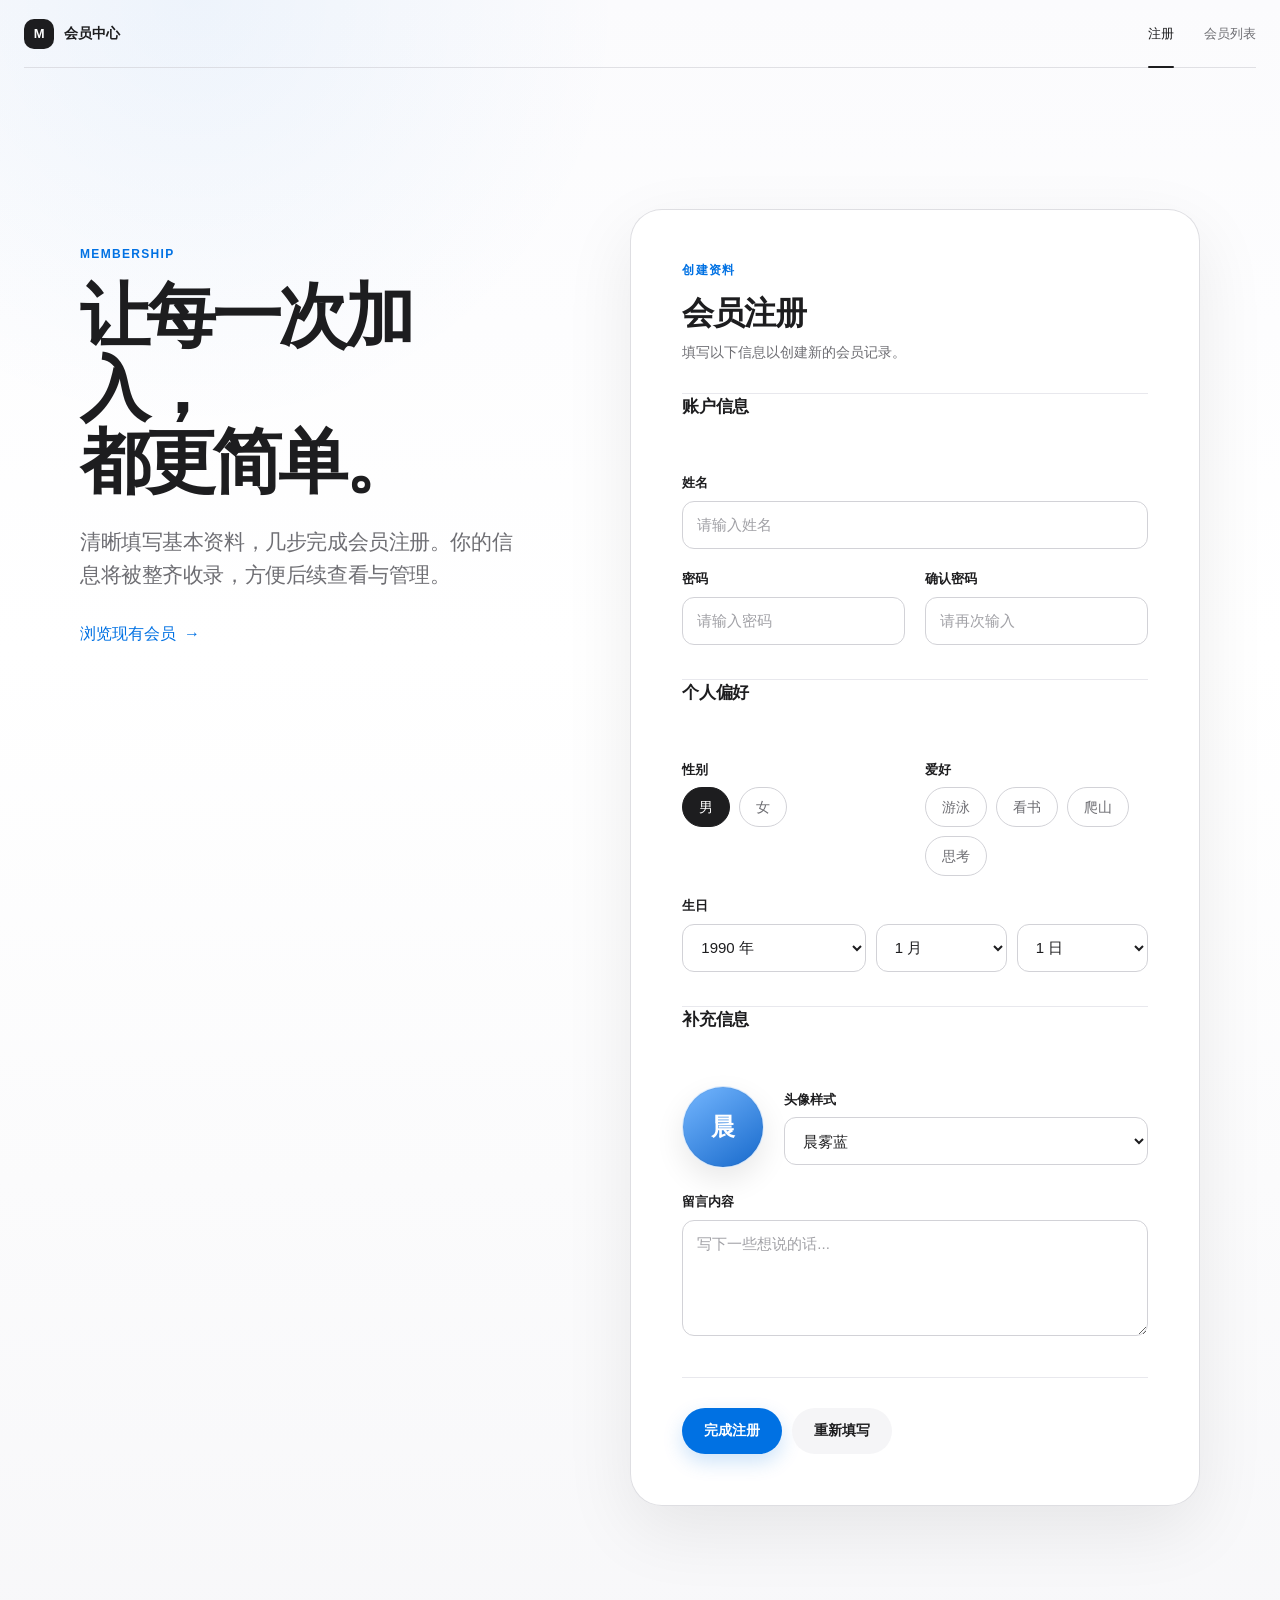
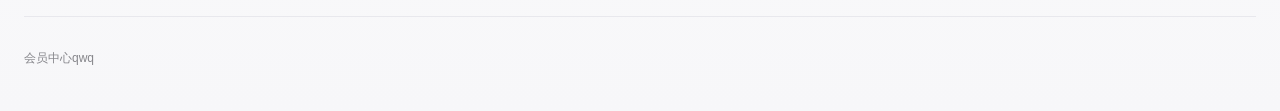
<file: index.html>
<!DOCTYPE html>
<html lang="zh-CN">
<head>
    <meta charset="UTF-8">
    <meta name="viewport" content="width=device-width, initial-scale=1.0">
    <meta name="description" content="简洁、清晰的会员注册入口">
    <title>会员注册</title>
    <link rel="stylesheet" href="css/style.css">
</head>
<body class="page page-register">
    <header class="site-header">
        <a class="brand" href="index.html" aria-label="会员中心首页">
            <span class="brand-mark" aria-hidden="true">M</span>
            <span>会员中心</span>
        </a>
        <nav class="site-nav" aria-label="主要导航">
            <a class="is-active" href="index.html" aria-current="page">注册</a>
            <a href="members.html">会员列表</a>
        </nav>
    </header>

    <main class="page-shell">
        <div class="register-layout">
            <section class="register-intro" aria-labelledby="register-title">
                <p class="eyebrow">MEMBERSHIP</p>
                <h1 id="register-title">让每一次加入，<br>都更简单。</h1>
                <p class="hero-copy">清晰填写基本资料，几步完成会员注册。你的信息将被整齐收录，方便后续查看与管理。</p>
                <a class="text-link" href="members.html">浏览现有会员 <span aria-hidden="true">→</span></a>
            </section>

            <section class="form-card" aria-labelledby="form-title">
                <div class="card-heading">
                    <p class="section-kicker">创建资料</p>
                    <h2 id="form-title">会员注册</h2>
                    <p>填写以下信息以创建新的会员记录。</p>
                </div>

                <form id="registerForm">
                    <fieldset class="form-section">
                        <legend>账户信息</legend>
                        <div class="form-grid">
                            <div class="form-group form-group-wide">
                                <label for="username">姓名</label>
                                <input type="text" id="username" name="username" placeholder="请输入姓名" autocomplete="name" required>
                            </div>
                            <div class="form-group">
                                <label for="psw">密码</label>
                                <input type="password" id="psw" name="psw" placeholder="请输入密码" autocomplete="new-password" required>
                            </div>
                            <div class="form-group">
                                <label for="repsw">确认密码</label>
                                <input type="password" id="repsw" name="repsw" placeholder="请再次输入" autocomplete="new-password" required>
                            </div>
                        </div>
                    </fieldset>

                    <fieldset class="form-section">
                        <legend>个人偏好</legend>
                        <div class="form-grid">
                            <div class="form-group">
                                <span class="field-label">性别</span>
                                <div class="choice-row">
                                    <label class="choice-chip">
                                        <input type="radio" name="gender" value="1" checked>
                                        <span>男</span>
                                    </label>
                                    <label class="choice-chip">
                                        <input type="radio" name="gender" value="0">
                                        <span>女</span>
                                    </label>
                                </div>
                            </div>

                            <div class="form-group">
                                <span class="field-label">爱好</span>
                                <div class="choice-row choice-row-wrap">
                                    <label class="choice-chip">
                                        <input type="checkbox" name="hobby[]" value="游泳">
                                        <span>游泳</span>
                                    </label>
                                    <label class="choice-chip">
                                        <input type="checkbox" name="hobby[]" value="看书">
                                        <span>看书</span>
                                    </label>
                                    <label class="choice-chip">
                                        <input type="checkbox" name="hobby[]" value="爬山">
                                        <span>爬山</span>
                                    </label>
                                    <label class="choice-chip">
                                        <input type="checkbox" name="hobby[]" value="思考">
                                        <span>思考</span>
                                    </label>
                                </div>
                            </div>

                            <div class="form-group form-group-wide">
                                <span class="field-label">生日</span>
                                <div class="date-fields">
                                    <label>
                                        <span class="sr-only">出生年份</span>
                                        <select name="year" id="year">
                                            <option value="1990">1990 年</option>
                                            <option value="1991">1991 年</option>
                                            <option value="1992">1992 年</option>
                                        </select>
                                    </label>
                                    <label>
                                        <span class="sr-only">出生月份</span>
                                        <select name="month" id="month">
                                            <option value="1">1 月</option>
                                            <option value="2">2 月</option>
                                            <option value="3">3 月</option>
                                        </select>
                                    </label>
                                    <label>
                                        <span class="sr-only">出生日期</span>
                                        <select name="day" id="day">
                                            <option value="1">1 日</option>
                                            <option value="2">2 日</option>
                                            <option value="3">3 日</option>
                                        </select>
                                    </label>
                                </div>
                            </div>
                        </div>
                    </fieldset>

                    <fieldset class="form-section">
                        <legend>补充信息</legend>
                        <div class="avatar-field">
                            <div id="avatarImg" class="avatar-preview avatar-1" role="img" aria-label="晨雾蓝头像">
                                <span aria-hidden="true">晨</span>
                            </div>
                            <div class="form-group">
                                <label for="avatarSelect">头像样式</label>
                                <select name="avatar" id="avatarSelect">
                                    <option value="1">晨雾蓝</option>
                                    <option value="2">暖阳橙</option>
                                    <option value="3">松石绿</option>
                                    <option value="4">qwq</option>
                                </select>
                            </div>
                        </div>

                        <div class="form-group">
                            <label for="message">留言内容</label>
                            <textarea id="message" name="message" rows="4" placeholder="写下一些想说的话..."></textarea>
                        </div>
                    </fieldset>

                    <div class="form-actions">
                        <button class="button button-primary" type="submit">完成注册</button>
                        <button class="button button-secondary" type="reset">重新填写</button>
                    </div>

                    <div id="resultMsg" class="result-msg" role="status" aria-live="polite"></div>
                </form>
            </section>
        </div>
    </main>

    <footer class="site-footer">
        <p>会员中心qwq</p>
    </footer>

    <script src="js/register.js"></script>
</body>
</html>
</file>
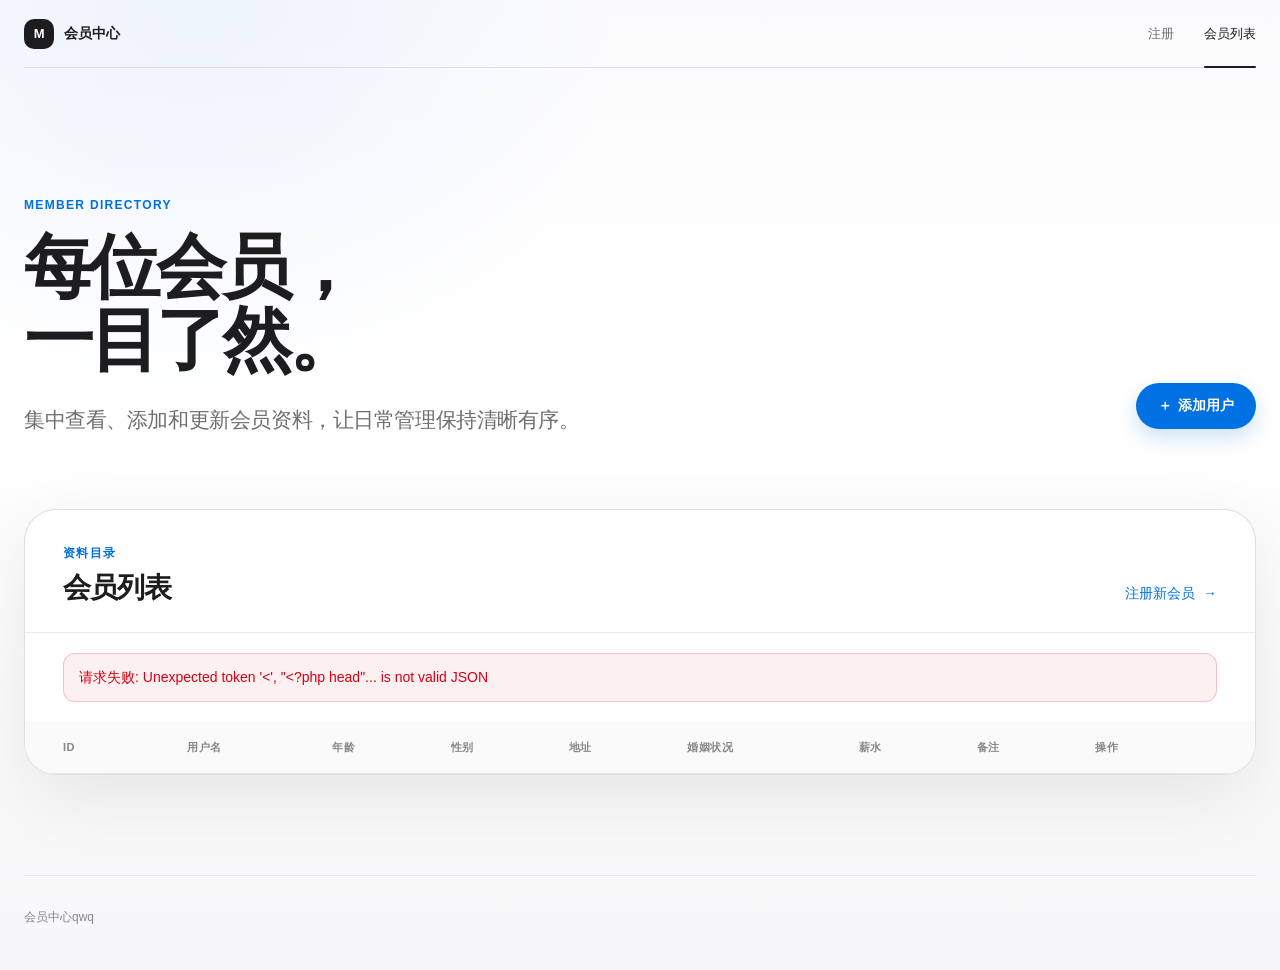
<file: members.html>
<!DOCTYPE html>
<html lang="zh-CN">
<head>
    <meta charset="UTF-8">
    <meta name="viewport" content="width=device-width, initial-scale=1.0">
    <meta name="description" content="清晰查看和管理会员资料">
    <title>会员列表</title>
    <link rel="stylesheet" href="css/style.css">
</head>
<body class="page page-members">
    <header class="site-header">
        <a class="brand" href="index.html" aria-label="会员中心首页">
            <span class="brand-mark" aria-hidden="true">M</span>
            <span>会员中心</span>
        </a>
        <nav class="site-nav" aria-label="主要导航">
            <a href="index.html">注册</a>
            <a class="is-active" href="members.html" aria-current="page">会员列表</a>
        </nav>
    </header>

    <main class="page-shell page-shell-wide">
        <section class="members-hero" aria-labelledby="members-title">
            <div>
                <p class="eyebrow">MEMBER DIRECTORY</p>
                <h1 id="members-title">每位会员，<br>一目了然。</h1>
                <p class="hero-copy">集中查看、添加和更新会员资料，让日常管理保持清晰有序。</p>
            </div>
            <div class="toolbar">
                <button id="addBtn" class="button button-primary" type="button">
                    <span aria-hidden="true">＋</span>
                    添加用户
                </button>
            </div>
        </section>

        <section class="directory-card" aria-labelledby="directory-title">
            <div class="directory-heading">
                <div>
                    <p class="section-kicker">资料目录</p>
                    <h2 id="directory-title">会员列表</h2>
                </div>
                <a class="text-link" href="index.html">注册新会员 <span aria-hidden="true">→</span></a>
            </div>

            <div id="loading" class="loading-state" role="status" aria-live="polite">
                <span class="loading-dot" aria-hidden="true"></span>
                正在载入会员资料
            </div>
            <div id="errorMsg" class="result-msg" role="alert"></div>

            <div class="table-shell">
                <table id="memberTable">
                    <caption class="sr-only">会员资料列表</caption>
                    <thead>
                        <tr>
                            <th scope="col">ID</th>
                            <th scope="col">用户名</th>
                            <th scope="col">年龄</th>
                            <th scope="col">性别</th>
                            <th scope="col">地址</th>
                            <th scope="col">婚姻状况</th>
                            <th scope="col">薪水</th>
                            <th scope="col">备注</th>
                            <th scope="col">操作</th>
                        </tr>
                    </thead>
                    <tbody id="memberBody"></tbody>
                </table>
            </div>
        </section>
    </main>

    <footer class="site-footer">
        <p>会员中心qwq
        </p>
    </footer>

    <div id="editModal" class="modal-overlay" role="dialog" aria-modal="true" aria-hidden="true" aria-labelledby="editModalTitle">
        <div class="modal-box">
            <div class="modal-heading">
                <p class="section-kicker">更新资料</p>
                <h2 id="editModalTitle">编辑会员</h2>
                <p>修改后保存，列表将自动刷新。</p>
            </div>
            <form id="editForm">
                <input type="hidden" name="id" id="editId">
                <div class="modal-form-grid">
                    <div class="form-group form-group-wide">
                        <label for="editUsername">用户名</label>
                        <input type="text" name="username" placeholder="请输入用户名" id="editUsername" required>
                    </div>
                    <div class="form-group">
                        <label for="editAge">年龄</label>
                        <input type="number" name="age" placeholder="请输入年龄" id="editAge">
                    </div>
                    <div class="form-group">
                        <span class="field-label">性别</span>
                        <div class="choice-row">
                            <label class="choice-chip">
                                <input type="radio" name="sex" value="男" id="editSexMale">
                                <span>男</span>
                            </label>
                            <label class="choice-chip">
                                <input type="radio" name="sex" value="女" id="editSexFemale">
                                <span>女</span>
                            </label>
                        </div>
                    </div>
                    <div class="form-group form-group-wide">
                        <label for="editAddr">地址</label>
                        <input type="text" name="addr" placeholder="请输入地址" id="editAddr">
                    </div>
                    <div class="form-group">
                        <span class="field-label">婚姻状况</span>
                        <div class="choice-row">
                            <label class="choice-chip">
                                <input type="radio" name="married" value="1" id="editMarriedYes">
                                <span>已婚</span>
                            </label>
                            <label class="choice-chip">
                                <input type="radio" name="married" value="0" id="editMarriedNo">
                                <span>未婚</span>
                            </label>
                        </div>
                    </div>
                    <div class="form-group">
                        <label for="editSalary">薪水</label>
                        <input type="number" step="0.01" name="salary" placeholder="请输入薪水" id="editSalary">
                    </div>
                    <div class="form-group form-group-wide">
                        <label for="editRemark">备注</label>
                        <textarea name="remark" placeholder="请输入备注" id="editRemark" rows="3"></textarea>
                    </div>
                </div>
                <div class="form-actions">
                    <button class="button button-primary" type="submit">保存修改</button>
                    <button class="button button-secondary" type="button" id="editCancel">取消</button>
                </div>
                <div id="editMsg" class="result-msg" role="status" aria-live="polite"></div>
            </form>
        </div>
    </div>

    <div id="addModal" class="modal-overlay" role="dialog" aria-modal="true" aria-hidden="true" aria-labelledby="addModalTitle">
        <div class="modal-box">
            <div class="modal-heading">
                <p class="section-kicker">新建资料</p>
                <h2 id="addModalTitle">添加用户</h2>
                <p>填写基本信息以建立新的会员记录。</p>
            </div>
            <form id="addForm">
                <div class="modal-form-grid">
                    <div class="form-group form-group-wide">
                        <label for="addUsername">用户名</label>
                        <input type="text" name="username" placeholder="请输入用户名" id="addUsername" required>
                    </div>
                    <div class="form-group">
                        <label for="addPsw">密码</label>
                        <input type="password" name="psw" placeholder="请输入密码" id="addPsw" required>
                    </div>
                    <div class="form-group">
                        <label for="addAge">年龄</label>
                        <input type="number" name="age" placeholder="请输入年龄" id="addAge">
                    </div>
                    <div class="form-group">
                        <span class="field-label">性别</span>
                        <div class="choice-row">
                            <label class="choice-chip">
                                <input type="radio" name="sex" value="男" id="addSexMale" checked>
                                <span>男</span>
                            </label>
                            <label class="choice-chip">
                                <input type="radio" name="sex" value="女" id="addSexFemale">
                                <span>女</span>
                            </label>
                        </div>
                    </div>
                    <div class="form-group">
                        <span class="field-label">婚姻状况</span>
                        <div class="choice-row">
                            <label class="choice-chip">
                                <input type="radio" name="married" value="已婚" id="addMarriedYes">
                                <span>已婚</span>
                            </label>
                            <label class="choice-chip">
                                <input type="radio" name="married" value="未婚" id="addMarriedNo" checked>
                                <span>未婚</span>
                            </label>
                        </div>
                    </div>
                    <div class="form-group">
                        <label for="addSalary">薪水</label>
                        <input type="number" step="0.01" name="salary" placeholder="请输入薪水" id="addSalary">
                    </div>
                    <div class="form-group form-group-wide">
                        <label for="addAddr">地址</label>
                        <input type="text" name="addr" placeholder="请输入地址" id="addAddr">
                    </div>
                    <div class="form-group form-group-wide">
                        <label for="addRemark">备注</label>
                        <textarea name="remark" placeholder="请输入备注" id="addRemark" rows="3"></textarea>
                    </div>
                </div>
                <div class="form-actions">
                    <button class="button button-primary" type="submit">添加用户</button>
                    <button class="button button-secondary" type="button" id="addCancel">取消</button>
                    <button class="button button-tertiary" type="button" id="addReset">重置</button>
                </div>
                <div id="addMsg" class="result-msg" role="status" aria-live="polite"></div>
            </form>
        </div>
    </div>

    <script src="js/members.js"></script>
</body>
</html>
</file>
<file: css/style.css>
:root {
    --color-text: #1d1d1f;
    --color-text-secondary: #6e6e73;
    --color-text-tertiary: #86868b;
    --color-surface: #ffffff;
    --color-surface-soft: #f5f5f7;
    --color-surface-raised: rgba(255, 255, 255, 0.92);
    --color-border: #d2d2d7;
    --color-border-soft: #e8e8ed;
    --color-accent: #0071e3;
    --color-accent-hover: #0077ed;
    --color-danger: #d70015;
    --color-success: #137333;
    --shadow-card: 0 24px 70px rgba(0, 0, 0, 0.08);
    --shadow-modal: 0 30px 100px rgba(0, 0, 0, 0.2);
    --radius-small: 12px;
    --radius-medium: 20px;
    --radius-large: 32px;
    --page-width: 1120px;
    --page-width-wide: 1380px;
    --font-display: -apple-system, BlinkMacSystemFont, "SF Pro Display", "PingFang SC", "Helvetica Neue", sans-serif;
    --font-body: -apple-system, BlinkMacSystemFont, "SF Pro Text", "PingFang SC", "Microsoft YaHei", sans-serif;
}

* {
    box-sizing: border-box;
}

html {
    min-width: 320px;
    color-scheme: light;
    scroll-behavior: smooth;
}

body {
    min-height: 100vh;
    margin: 0;
    background:
        radial-gradient(circle at 15% 0%, rgba(0, 113, 227, 0.055), transparent 27rem),
        linear-gradient(180deg, #fbfbfd 0%, #ffffff 38%, #f7f7f9 100%);
    color: var(--color-text);
    font-family: var(--font-body);
    font-size: 16px;
    line-height: 1.5;
    -webkit-font-smoothing: antialiased;
    text-rendering: optimizeLegibility;
}

body.modal-open {
    overflow: hidden;
}

button,
input,
select,
textarea {
    font: inherit;
}

button,
a {
    -webkit-tap-highlight-color: transparent;
}

a {
    color: inherit;
}

.sr-only {
    position: absolute;
    width: 1px;
    height: 1px;
    padding: 0;
    margin: -1px;
    overflow: hidden;
    clip: rect(0, 0, 0, 0);
    white-space: nowrap;
    border: 0;
}

.site-header {
    position: relative;
    z-index: 10;
    display: flex;
    align-items: center;
    justify-content: space-between;
    width: min(calc(100% - 48px), var(--page-width-wide));
    min-height: 68px;
    margin: 0 auto;
    border-bottom: 1px solid rgba(210, 210, 215, 0.65);
}

.brand {
    display: inline-flex;
    gap: 10px;
    align-items: center;
    color: var(--color-text);
    font-size: 14px;
    font-weight: 650;
    letter-spacing: -0.01em;
    text-decoration: none;
}

.brand-mark {
    display: grid;
    width: 30px;
    height: 30px;
    place-items: center;
    border-radius: 10px;
    background: var(--color-text);
    color: #fff;
    font-size: 13px;
    font-weight: 750;
}

.site-nav {
    display: flex;
    gap: 30px;
    align-items: center;
}

.site-nav a {
    position: relative;
    color: var(--color-text-secondary);
    font-size: 13px;
    text-decoration: none;
    transition: color 180ms ease;
}

.site-nav a:hover,
.site-nav a.is-active {
    color: var(--color-text);
}

.site-nav a.is-active::after {
    position: absolute;
    right: 0;
    bottom: -25px;
    left: 0;
    height: 2px;
    border-radius: 99px;
    background: var(--color-text);
    content: "";
}

.page-shell {
    width: min(calc(100% - 48px), var(--page-width));
    margin: 0 auto;
}

.page-shell-wide {
    width: min(calc(100% - 48px), var(--page-width-wide));
}

.register-layout {
    display: grid;
    grid-template-columns: minmax(0, 0.88fr) minmax(560px, 1.12fr);
    gap: clamp(60px, 8vw, 120px);
    align-items: start;
    padding: clamp(84px, 11vw, 150px) 0 110px;
}

.register-intro {
    position: sticky;
    top: 100px;
    padding-top: 36px;
}

.eyebrow,
.section-kicker {
    margin: 0 0 16px;
    color: var(--color-accent);
    font-size: 12px;
    font-weight: 700;
    letter-spacing: 0.11em;
}

.register-intro h1,
.members-hero h1 {
    margin: 0;
    font-family: var(--font-display);
    font-size: clamp(48px, 5.5vw, 76px);
    font-weight: 700;
    letter-spacing: -0.055em;
    line-height: 1.04;
}

.hero-copy {
    max-width: 530px;
    margin: 28px 0 0;
    color: var(--color-text-secondary);
    font-size: clamp(18px, 2vw, 21px);
    letter-spacing: -0.02em;
    line-height: 1.55;
}

.text-link {
    display: inline-flex;
    gap: 8px;
    align-items: center;
    margin-top: 30px;
    color: var(--color-accent);
    font-size: 16px;
    font-weight: 500;
    text-decoration: none;
}

.text-link span {
    transition: transform 180ms ease;
}

.text-link:hover span {
    transform: translateX(4px);
}

.form-card,
.directory-card {
    border: 1px solid rgba(210, 210, 215, 0.72);
    border-radius: var(--radius-large);
    background: var(--color-surface-raised);
    box-shadow: var(--shadow-card);
}

.form-card {
    padding: clamp(30px, 4vw, 52px);
}

.card-heading,
.modal-heading {
    padding-bottom: 30px;
    border-bottom: 1px solid var(--color-border-soft);
}

.card-heading h2,
.directory-heading h2,
.modal-heading h2 {
    margin: 0;
    font-family: var(--font-display);
    font-size: 32px;
    font-weight: 650;
    letter-spacing: -0.035em;
    line-height: 1.15;
}

.card-heading p:last-child,
.modal-heading p:last-child {
    margin: 10px 0 0;
    color: var(--color-text-secondary);
    font-size: 14px;
}

.form-section {
    min-width: 0;
    margin: 0;
    padding: 34px 0;
    border: 0;
    border-bottom: 1px solid var(--color-border-soft);
}

.form-section legend {
    width: 100%;
    margin-bottom: 20px;
    padding: 0;
    color: var(--color-text);
    font-size: 17px;
    font-weight: 650;
    letter-spacing: -0.02em;
}

.form-grid,
.modal-form-grid {
    display: grid;
    grid-template-columns: repeat(2, minmax(0, 1fr));
    gap: 20px;
}

.form-group {
    min-width: 0;
}

.form-group-wide {
    grid-column: 1 / -1;
}

.form-group > label,
.field-label {
    display: block;
    margin-bottom: 8px;
    color: var(--color-text);
    font-size: 13px;
    font-weight: 600;
}

.form-group input[type="text"],
.form-group input[type="password"],
.form-group input[type="number"],
.form-group textarea,
.form-group select,
.date-fields select {
    width: 100%;
    min-height: 48px;
    padding: 12px 14px;
    border: 1px solid var(--color-border);
    border-radius: var(--radius-small);
    outline: none;
    background: rgba(255, 255, 255, 0.9);
    color: var(--color-text);
    font-size: 15px;
    transition: border-color 160ms ease, box-shadow 160ms ease, background 160ms ease;
}

.form-group textarea {
    min-height: 108px;
    resize: vertical;
}

.form-group input::placeholder,
.form-group textarea::placeholder {
    color: #a1a1a6;
}

.form-group input:hover,
.form-group textarea:hover,
.form-group select:hover,
.date-fields select:hover {
    border-color: #a8a8ad;
}

.form-group input:focus,
.form-group textarea:focus,
.form-group select:focus,
.date-fields select:focus {
    border-color: var(--color-accent);
    background: #fff;
    box-shadow: 0 0 0 4px rgba(0, 113, 227, 0.12);
}

.choice-row {
    display: flex;
    gap: 9px;
}

.choice-row-wrap {
    flex-wrap: wrap;
}

.choice-chip {
    position: relative;
    cursor: pointer;
}

.choice-chip input {
    position: absolute;
    opacity: 0;
    pointer-events: none;
}

.choice-chip span {
    display: inline-flex;
    min-height: 40px;
    align-items: center;
    justify-content: center;
    padding: 8px 16px;
    border: 1px solid var(--color-border);
    border-radius: 999px;
    background: #fff;
    color: var(--color-text-secondary);
    font-size: 14px;
    transition: border-color 160ms ease, background 160ms ease, color 160ms ease, box-shadow 160ms ease;
}

.choice-chip input:checked + span {
    border-color: var(--color-text);
    background: var(--color-text);
    color: #fff;
}

.choice-chip input:focus-visible + span {
    box-shadow: 0 0 0 4px rgba(0, 113, 227, 0.18);
}

.date-fields {
    display: grid;
    grid-template-columns: 1.4fr 1fr 1fr;
    gap: 10px;
}

.avatar-field {
    display: grid;
    grid-template-columns: 82px 1fr;
    gap: 20px;
    align-items: center;
    margin-bottom: 24px;
}

.avatar-preview {
    display: grid;
    width: 82px;
    height: 82px;
    place-items: center;
    flex: 0 0 auto;
    border: 1px solid rgba(255, 255, 255, 0.8);
    border-radius: 50%;
    box-shadow: inset 0 0 0 1px rgba(0, 0, 0, 0.04), 0 12px 30px rgba(0, 0, 0, 0.09);
    color: #fff;
    font-family: var(--font-display);
    font-size: 24px;
    font-weight: 650;
    transition: background 260ms ease, transform 260ms ease;
}

.avatar-preview.avatar-1 {
    background: linear-gradient(145deg, #75b7ff, #1769cb);
}

.avatar-preview.avatar-2 {
    background: linear-gradient(145deg, #ffbd7a, #e45b28);
}

.avatar-preview.avatar-3 {
    background: linear-gradient(145deg, #65cab1, #087b6c);
}

.avatar-preview.is-changing {
    transform: scale(0.94);
}

.field-hint {
    margin: 7px 0 0;
    color: var(--color-text-tertiary);
    font-size: 12px;
}

.form-actions {
    display: flex;
    gap: 10px;
    align-items: center;
    margin-top: 30px;
}

.button {
    display: inline-flex;
    min-height: 46px;
    align-items: center;
    justify-content: center;
    gap: 6px;
    padding: 10px 22px;
    border: 0;
    border-radius: 999px;
    cursor: pointer;
    font-size: 14px;
    font-weight: 600;
    text-decoration: none;
    transition: background 160ms ease, color 160ms ease, transform 160ms ease, box-shadow 160ms ease;
}

.button:hover {
    transform: translateY(-1px);
}

.button-primary {
    background: var(--color-accent);
    color: #fff;
    box-shadow: 0 8px 20px rgba(0, 113, 227, 0.2);
}

.button-primary:hover {
    background: var(--color-accent-hover);
    box-shadow: 0 10px 24px rgba(0, 113, 227, 0.25);
}

.button-secondary {
    background: var(--color-surface-soft);
    color: var(--color-text);
}

.button-secondary:hover {
    background: #e8e8ed;
}

.button-tertiary {
    padding-right: 12px;
    padding-left: 12px;
    background: transparent;
    color: var(--color-text-secondary);
}

.button-tertiary:hover {
    background: var(--color-surface-soft);
}

:focus-visible {
    outline: 3px solid rgba(0, 113, 227, 0.42);
    outline-offset: 3px;
}

.result-msg {
    display: none;
    margin-top: 18px;
    padding: 13px 15px;
    border-radius: var(--radius-small);
    font-size: 14px;
}

.result-msg.success,
.result-msg.error {
    display: block;
}

.result-msg.success {
    border: 1px solid rgba(19, 115, 51, 0.22);
    background: rgba(19, 115, 51, 0.07);
    color: var(--color-success);
}

.result-msg.error {
    border: 1px solid rgba(215, 0, 21, 0.2);
    background: rgba(215, 0, 21, 0.06);
    color: var(--color-danger);
}

.site-footer {
    width: min(calc(100% - 48px), var(--page-width-wide));
    margin: 0 auto;
    padding: 32px 0 44px;
    border-top: 1px solid var(--color-border-soft);
    color: var(--color-text-tertiary);
    font-size: 12px;
}

.site-footer p {
    margin: 0;
}

.members-hero {
    display: flex;
    justify-content: space-between;
    gap: 48px;
    align-items: end;
    padding: clamp(82px, 10vw, 136px) 0 72px;
}

.members-hero .hero-copy {
    max-width: 600px;
}

.toolbar {
    flex: 0 0 auto;
    padding-bottom: 8px;
}

.directory-card {
    margin-bottom: 100px;
    overflow: hidden;
}

.directory-heading {
    display: flex;
    align-items: end;
    justify-content: space-between;
    gap: 24px;
    padding: 34px 38px 28px;
    border-bottom: 1px solid var(--color-border-soft);
}

.directory-heading .section-kicker {
    margin-bottom: 10px;
}

.directory-heading h2 {
    font-size: 28px;
}

.directory-heading .text-link {
    margin: 0;
    font-size: 14px;
}

.loading-state {
    display: flex;
    min-height: 180px;
    align-items: center;
    justify-content: center;
    gap: 10px;
    color: var(--color-text-secondary);
    font-size: 14px;
}

.loading-dot {
    width: 8px;
    height: 8px;
    border-radius: 50%;
    background: var(--color-accent);
    box-shadow: 0 0 0 0 rgba(0, 113, 227, 0.3);
    animation: loadingPulse 1.5s ease-out infinite;
}

@keyframes loadingPulse {
    70% {
        box-shadow: 0 0 0 9px rgba(0, 113, 227, 0);
    }
    100% {
        box-shadow: 0 0 0 0 rgba(0, 113, 227, 0);
    }
}

.directory-card > .result-msg {
    margin: 20px 38px;
}

.table-shell {
    width: 100%;
    overflow-x: auto;
}

#memberTable {
    width: 100%;
    border-collapse: collapse;
    table-layout: auto;
}

#memberTable th,
#memberTable td {
    padding: 17px 14px;
    border-bottom: 1px solid var(--color-border-soft);
    text-align: left;
    vertical-align: middle;
}

#memberTable th {
    background: #fafafa;
    color: var(--color-text-tertiary);
    font-size: 11px;
    font-weight: 700;
    letter-spacing: 0.045em;
    text-transform: uppercase;
}

#memberTable td {
    max-width: 240px;
    color: var(--color-text-secondary);
    font-size: 13px;
    overflow-wrap: anywhere;
}

#memberTable td:nth-child(2) {
    color: var(--color-text);
    font-weight: 600;
}

#memberTable th:first-child,
#memberTable td:first-child {
    padding-left: 38px;
}

#memberTable th:last-child,
#memberTable td:last-child {
    padding-right: 38px;
    white-space: nowrap;
}

#memberTable tbody tr:last-child td {
    border-bottom: 0;
}

#memberTable tbody tr:not(.empty-row) {
    transition: background 160ms ease;
}

#memberTable tbody tr:not(.empty-row):hover {
    background: rgba(0, 113, 227, 0.035);
}

#memberTable .empty-cell {
    max-width: none;
    padding: 74px 24px;
    color: var(--color-text-tertiary);
    text-align: center;
}

.edit-link,
.delete-link {
    padding: 0;
    border: 0;
    background: transparent;
    cursor: pointer;
    font-size: 13px;
    font-weight: 600;
}

.edit-link {
    color: var(--color-accent);
}

.delete-link {
    margin-left: 14px;
    color: var(--color-danger);
}

.edit-link:hover,
.delete-link:hover {
    text-decoration: underline;
}

.modal-overlay {
    position: fixed;
    z-index: 1000;
    inset: 0;
    display: none;
    align-items: center;
    justify-content: center;
    padding: 28px;
    background: rgba(0, 0, 0, 0.36);
    backdrop-filter: blur(12px);
    -webkit-backdrop-filter: blur(12px);
}

.modal-overlay[aria-hidden="false"] {
    display: flex;
    animation: overlayIn 180ms ease-out;
}

.modal-box {
    width: min(100%, 620px);
    max-height: min(88vh, 850px);
    padding: 38px;
    overflow-y: auto;
    border: 1px solid rgba(255, 255, 255, 0.72);
    border-radius: 28px;
    background: rgba(255, 255, 255, 0.97);
    box-shadow: var(--shadow-modal);
    animation: modalIn 220ms cubic-bezier(0.22, 1, 0.36, 1);
}

.modal-heading {
    margin-bottom: 28px;
    padding-bottom: 24px;
}

.modal-heading .section-kicker {
    margin-bottom: 10px;
}

.modal-heading h2 {
    font-size: 28px;
}

@keyframes overlayIn {
    from {
        opacity: 0;
    }
}

@keyframes modalIn {
    from {
        opacity: 0;
        transform: translateY(14px) scale(0.985);
    }
}

@media (max-width: 1020px) {
    .register-layout {
        grid-template-columns: 1fr;
        gap: 54px;
        padding-top: 82px;
    }

    .register-intro {
        position: static;
        max-width: 720px;
        padding-top: 0;
    }

    .form-card {
        width: 100%;
    }

    .members-hero {
        align-items: start;
    }

    #memberTable th,
    #memberTable td {
        padding-right: 11px;
        padding-left: 11px;
    }

    #memberTable th:first-child,
    #memberTable td:first-child {
        padding-left: 24px;
    }

    #memberTable th:last-child,
    #memberTable td:last-child {
        padding-right: 24px;
    }
}

@media (max-width: 760px) {
    .site-header,
    .page-shell,
    .page-shell-wide,
    .site-footer {
        width: min(calc(100% - 32px), var(--page-width));
    }

    .site-header {
        min-height: 62px;
    }

    .site-nav {
        gap: 18px;
    }

    .site-nav a.is-active::after {
        bottom: -22px;
    }

    .register-layout {
        gap: 44px;
        padding: 62px 0 72px;
    }

    .register-intro h1,
    .members-hero h1 {
        font-size: clamp(42px, 13vw, 58px);
    }

    .hero-copy {
        margin-top: 22px;
        font-size: 17px;
    }

    .form-card {
        padding: 28px 22px;
        border-radius: 24px;
    }

    .form-grid,
    .modal-form-grid {
        grid-template-columns: 1fr;
    }

    .form-group-wide {
        grid-column: auto;
    }

    .date-fields {
        grid-template-columns: 1.35fr 1fr 1fr;
    }

    .form-actions {
        align-items: stretch;
        flex-direction: column;
    }

    .form-actions .button {
        width: 100%;
    }

    .members-hero {
        align-items: stretch;
        flex-direction: column;
        padding: 62px 0 46px;
    }

    .toolbar {
        padding: 0;
    }

    .toolbar .button {
        width: 100%;
    }

    .directory-card {
        margin-bottom: 72px;
        overflow: visible;
        border: 0;
        background: transparent;
        box-shadow: none;
    }

    .directory-heading {
        align-items: start;
        padding: 0 0 22px;
        border-bottom: 0;
    }

    .directory-heading .text-link {
        display: none;
    }

    .directory-card > .result-msg {
        margin: 0 0 18px;
    }

    .table-shell {
        overflow: visible;
    }

    #memberTable,
    #memberTable tbody,
    #memberTable tr,
    #memberTable td {
        display: block;
        width: 100%;
    }

    #memberTable thead {
        position: absolute;
        width: 1px;
        height: 1px;
        overflow: hidden;
        clip: rect(0, 0, 0, 0);
    }

    #memberTable tbody {
        display: grid;
        gap: 16px;
    }

    #memberTable tbody tr {
        padding: 12px 18px;
        overflow: hidden;
        border: 1px solid var(--color-border-soft);
        border-radius: var(--radius-medium);
        background: #fff;
        box-shadow: 0 12px 35px rgba(0, 0, 0, 0.055);
    }

    #memberTable td,
    #memberTable th:first-child,
    #memberTable td:first-child,
    #memberTable th:last-child,
    #memberTable td:last-child {
        display: grid;
        grid-template-columns: minmax(88px, 0.7fr) minmax(0, 1.3fr);
        max-width: none;
        min-height: 44px;
        align-items: baseline;
        padding: 12px 0;
        border-bottom: 1px solid var(--color-border-soft);
        white-space: normal;
    }

    #memberTable td::before {
        color: var(--color-text-tertiary);
        content: attr(data-label);
        font-size: 11px;
        font-weight: 700;
        letter-spacing: 0.045em;
    }

    #memberTable td:last-child {
        display: flex;
        justify-content: flex-end;
        padding-top: 16px;
        border-bottom: 0;
    }

    #memberTable td:last-child::before {
        margin-right: auto;
    }

    #memberTable .empty-row {
        padding: 0;
    }

    #memberTable .empty-cell {
        display: block;
        padding: 54px 20px;
        border: 0;
    }

    #memberTable .empty-cell::before {
        content: none;
    }

    .modal-overlay {
        align-items: end;
        padding: 0;
    }

    .modal-box {
        width: 100%;
        max-height: 92vh;
        padding: 30px 22px calc(28px + env(safe-area-inset-bottom));
        border-right: 0;
        border-bottom: 0;
        border-left: 0;
        border-radius: 28px 28px 0 0;
    }
}

@media (max-width: 480px) {
    .brand > span:last-child {
        display: none;
    }

    .date-fields {
        grid-template-columns: 1fr;
    }

    .avatar-field {
        grid-template-columns: 68px 1fr;
        gap: 16px;
    }

    .avatar-preview {
        width: 68px;
        height: 68px;
        font-size: 20px;
    }

    .choice-chip span {
        min-height: 38px;
        padding: 7px 14px;
    }
}

@media (prefers-reduced-motion: reduce) {
    html {
        scroll-behavior: auto;
    }

    *,
    *::before,
    *::after {
        scroll-behavior: auto !important;
        animation-duration: 0.01ms !important;
        animation-iteration-count: 1 !important;
        transition-duration: 0.01ms !important;
    }
}
</file>
